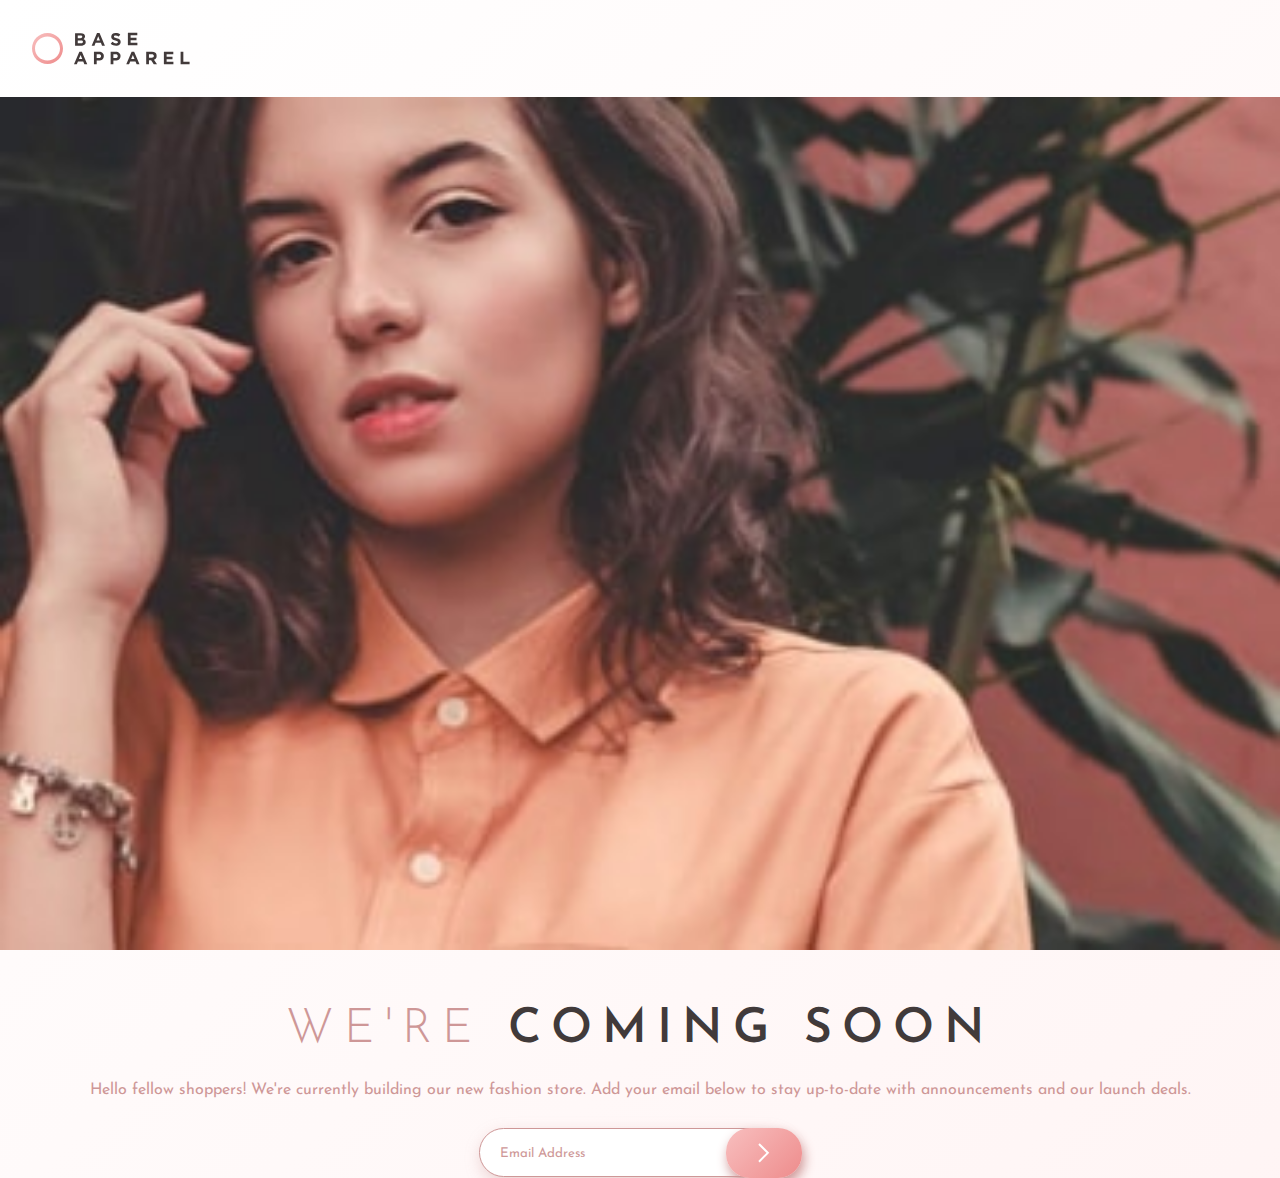
<file: base-apparel-coming-soon-master/index.html>
<!DOCTYPE html>
<html lang="en">
  <head>
    <meta charset="UTF-8" />
    <meta name="viewport" content="width=device-width, initial-scale=1.0" />

    <link
      rel="icon"
      type="image/png"
      sizes="32x32"
      href="./images/favicon-32x32.png"
    />

    <title>Frontend Mentor | Base Apparel coming soon page</title>

    <link rel="stylesheet" href="style.css" />
  </head>
  <body>
    <header>
      <picture class="logo">
        <svg xmlns="http://www.w3.org/2000/svg" width="158" height="33">
          <defs>
            <linearGradient id="a" x1="0%" y1="0%" y2="100%">
              <stop offset="0%" stop-color="#F8BFBF" />
              <stop offset="100%" stop-color="#EE8B8B" />
            </linearGradient>
          </defs>
          <g fill="none" fill-rule="evenodd">
            <path
              fill="#423A3A"
              fill-rule="nonzero"
              d="M53.699 10.2c0 .571-.11 1.071-.33 1.5-.221.428-.537.786-.947 1.071-.411.286-.905.5-1.483.643a7.997 7.997 0 0 1-1.92.215h-5.947V1.126h5.804c1.286 0 2.295.292 3.028.875.732.584 1.098 1.37 1.098 2.358v.036c0 .357-.045.673-.134.946a2.846 2.846 0 0 1-.875 1.322 3.49 3.49 0 0 1-.634.429c.726.274 1.298.646 1.714 1.116.417.47.626 1.122.626 1.956v.035zm-3.43-5.34v-.037c0-.416-.154-.735-.464-.955-.31-.22-.756-.33-1.34-.33h-2.714V6.18h2.536c.607 0 1.09-.104 1.447-.313.357-.208.535-.544.535-1.009zm.697 5v-.036c0-.416-.16-.747-.482-.99-.322-.245-.84-.367-1.554-.367h-3.18v2.75h3.27c.606 0 1.083-.11 1.428-.33.345-.22.518-.563.518-1.027zm21.945 3.769h-2.876l-1.143-2.804h-5.287l-1.143 2.804h-2.804l5.358-12.592h2.536l5.359 12.592zM67.91 8.396L66.249 4.34l-1.661 4.055h3.322zm20.73 1.536c0 .619-.113 1.17-.34 1.652a3.393 3.393 0 0 1-.946 1.214 4.277 4.277 0 0 1-1.447.75 6.281 6.281 0 0 1-1.858.26 8.28 8.28 0 0 1-2.804-.492 7.422 7.422 0 0 1-2.5-1.51L80.37 9.86a8.16 8.16 0 0 0 1.76 1.107c.6.274 1.259.411 1.973.411.572 0 1.015-.104 1.33-.312a.984.984 0 0 0 .474-.867v-.035c0-.179-.033-.337-.098-.474-.066-.137-.19-.265-.375-.384a3.928 3.928 0 0 0-.768-.357 13.29 13.29 0 0 0-1.277-.375 15.566 15.566 0 0 1-1.715-.518 4.83 4.83 0 0 1-1.304-.705 2.853 2.853 0 0 1-.83-1.045c-.197-.417-.295-.935-.295-1.554v-.036c0-.571.107-1.086.322-1.545.214-.458.514-.854.901-1.187a4.06 4.06 0 0 1 1.385-.768A5.564 5.564 0 0 1 83.62.948c.917 0 1.76.137 2.527.41a7.326 7.326 0 0 1 2.117 1.18l-1.43 2.071a9.057 9.057 0 0 0-1.642-.902 4.2 4.2 0 0 0-1.608-.33c-.536 0-.938.104-1.205.312-.268.209-.402.468-.402.777v.036c0 .202.038.378.116.527.077.149.217.283.42.402.202.119.479.232.83.339.351.107.795.232 1.33.375.632.167 1.194.354 1.688.563.495.208.911.458 1.25.75.34.292.596.634.769 1.027.172.393.259.863.259 1.41v.037zm16.76 3.331h-9.52V.761h9.43v2.447h-6.698v2.536h5.894V8.19h-5.894v2.625h6.787v2.447zm-50.148 19h-2.875l-1.143-2.804h-5.287l-1.143 2.804H42l5.358-12.592h2.536l5.358 12.592zm-5-5.233l-1.661-4.054-1.662 4.054h3.323zm21.587-2.911c0 .726-.131 1.363-.393 1.91a3.9 3.9 0 0 1-1.08 1.376c-.459.37-.995.646-1.608.83a6.816 6.816 0 0 1-1.974.277h-2.09v3.751h-2.75V19.761h5.108c.75 0 1.42.104 2.01.312.589.209 1.09.503 1.5.884.41.381.726.837.946 1.367.22.53.33 1.116.33 1.759v.036zm-2.786.053v-.035c0-.62-.2-1.09-.599-1.411-.399-.322-.943-.483-1.634-.483h-2.125v3.822h2.179c.69 0 1.226-.181 1.607-.544.381-.363.572-.813.572-1.349zm19.48-.053c0 .726-.132 1.363-.393 1.91a3.9 3.9 0 0 1-1.081 1.376c-.458.37-.994.646-1.607.83a6.816 6.816 0 0 1-1.974.277h-2.09v3.751h-2.75V19.761h5.108c.75 0 1.42.104 2.01.312.589.209 1.089.503 1.5.884.41.381.726.837.946 1.367.22.53.33 1.116.33 1.759v.036zm-2.787.053v-.035c0-.62-.2-1.09-.598-1.411-.399-.322-.944-.483-1.634-.483h-2.126v3.822h2.18c.69 0 1.226-.181 1.607-.544.38-.363.571-.813.571-1.349zm21.766 8.091h-2.875l-1.143-2.804h-5.287l-1.143 2.804H94.26l5.358-12.592h2.536l5.358 12.592zm-5-5.233l-1.662-4.054-1.66 4.054h3.321zm22.497 5.233h-3.214l-2.68-4h-2.16v4h-2.751V19.761h5.715c1.489 0 2.647.363 3.474 1.09.828.726 1.241 1.738 1.241 3.036v.035c0 1.012-.247 1.837-.74 2.474a4.295 4.295 0 0 1-1.939 1.402l3.054 4.465zm-3.16-8.198v-.036c0-.595-.191-1.041-.572-1.34-.381-.297-.911-.446-1.59-.446h-2.733v3.59h2.787c.678 0 1.2-.16 1.562-.482.364-.321.545-.75.545-1.286zm19.55 8.198h-9.52V19.761h9.431v2.447h-6.698v2.536h5.894v2.447h-5.894v2.625h6.787v2.447zm16.194 0h-8.984V19.761h2.75v10.002h6.234v2.5z"
            />
            <path
              fill="url(#a)"
              d="M15.5 32.088c-8.56 0-15.5-6.94-15.5-15.5 0-8.56 6.94-15.5 15.5-15.5 8.56 0 15.5 6.94 15.5 15.5 0 8.56-6.94 15.5-15.5 15.5zm0-3.5c6.904 0 12.5-5.373 12.5-12s-5.596-12-12.5-12S3 9.961 3 16.588s5.596 12 12.5 12z"
              transform="translate(0 -.088)"
            />
          </g>
        </svg>
      </picture>
    </header>
    <main class="hero">
      <picture class="hero-image">
        <img src="./images/hero-mobile.jpg" alt="" />
      </picture>
      <h1 class="hero-title"><span>We're</span> coming soon</h1>
      <p class="hero-description">
        Hello fellow shoppers! We're currently building our new fashion store.
        Add your email below to stay up-to-date with announcements and our
        launch deals.
      </p>
      <form action="#" method="post">
        <label for="email">Email Address</label>
        <input
          type="text"
          id="email"
          name="email"
          placeholder="Email Address"
        />
        <button type="submit">
          <svg xmlns="http://www.w3.org/2000/svg" width="12" height="20">
            <path
              fill="none"
              stroke="#FFF"
              stroke-width="2"
              d="M1 1l8.836 8.836L1 18.671"
            />
          </svg>
        </button>
      </form>
    </main>
    <script src="./script.js"></script>
  </body>
</html>
</file>
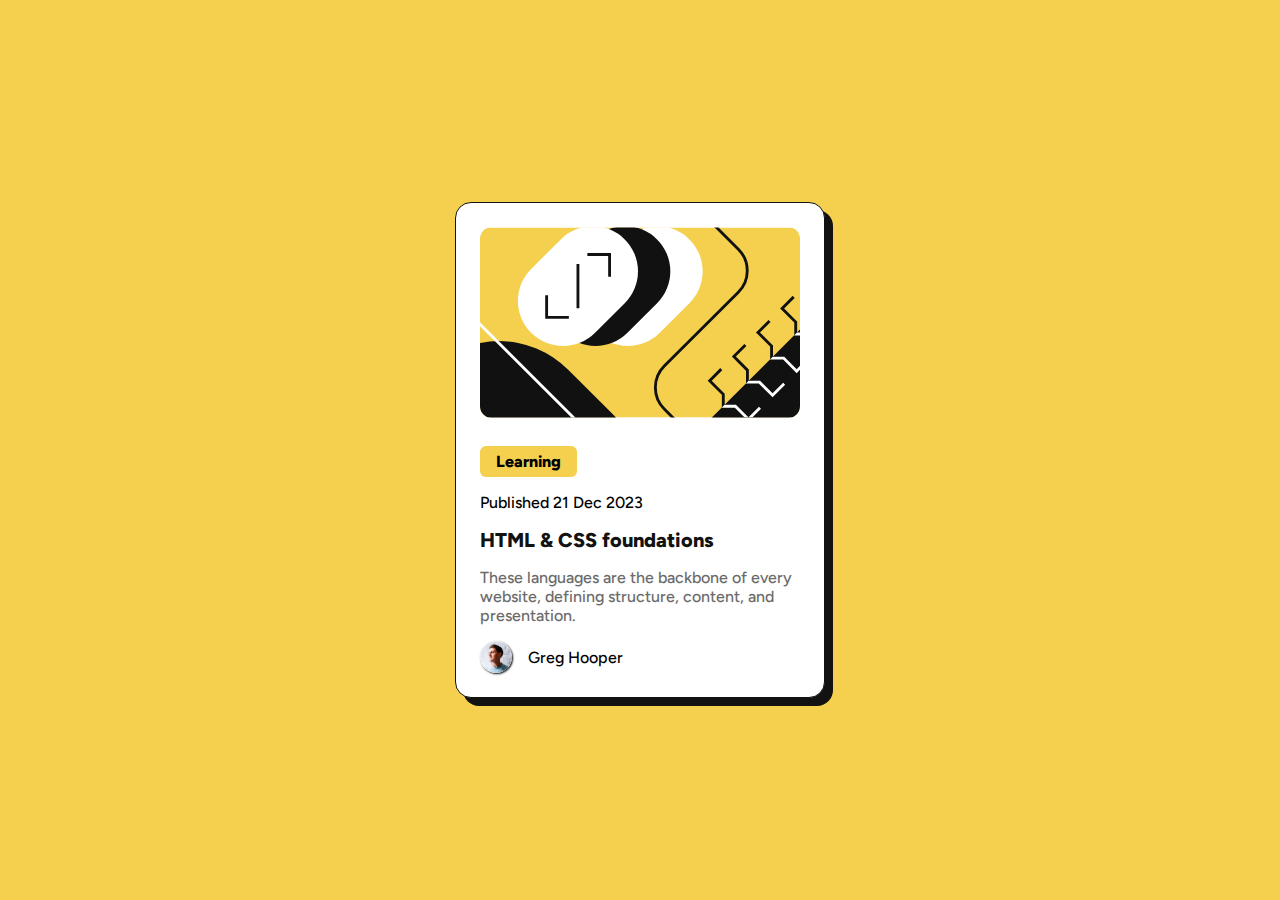
<file: blog-preview-card-main/index.html>
<!DOCTYPE html>
<html lang="en">
  <head>
    <meta charset="UTF-8" />
    <meta name="viewport" content="width=device-width, initial-scale=1.0" />

    <link
      rel="icon"
      type="image/png"
      sizes="32x32"
      href="./assets/images/favicon-32x32.png"
    />

    <title>Frontend Mentor | Blog preview card</title>

    <link rel="stylesheet" href="style.css" />
  </head>
  <body>
    <div class="card-container">
      <img
        class="illustration-article"
        src="./assets/images/illustration-article.svg"
        alt="Article Illustration"
      />
      <span class="tag">Learning</span>
      <p class="publish-date">Published 21 Dec 2023</p>
      <a href="#" class="article-title">HTML & CSS foundations</a>
      <p class="description">
        These languages are the backbone of every website, defining structure,
        content, and presentation.
      </p>
      <div class="author">
        <img
          class="author-avatar"
          src="./assets/images/image-avatar.webp"
          alt="Author avatar"
        />
        <p class="author-name">Greg Hooper</p>
      </div>
    </div>
  </body>
</html>
</file>
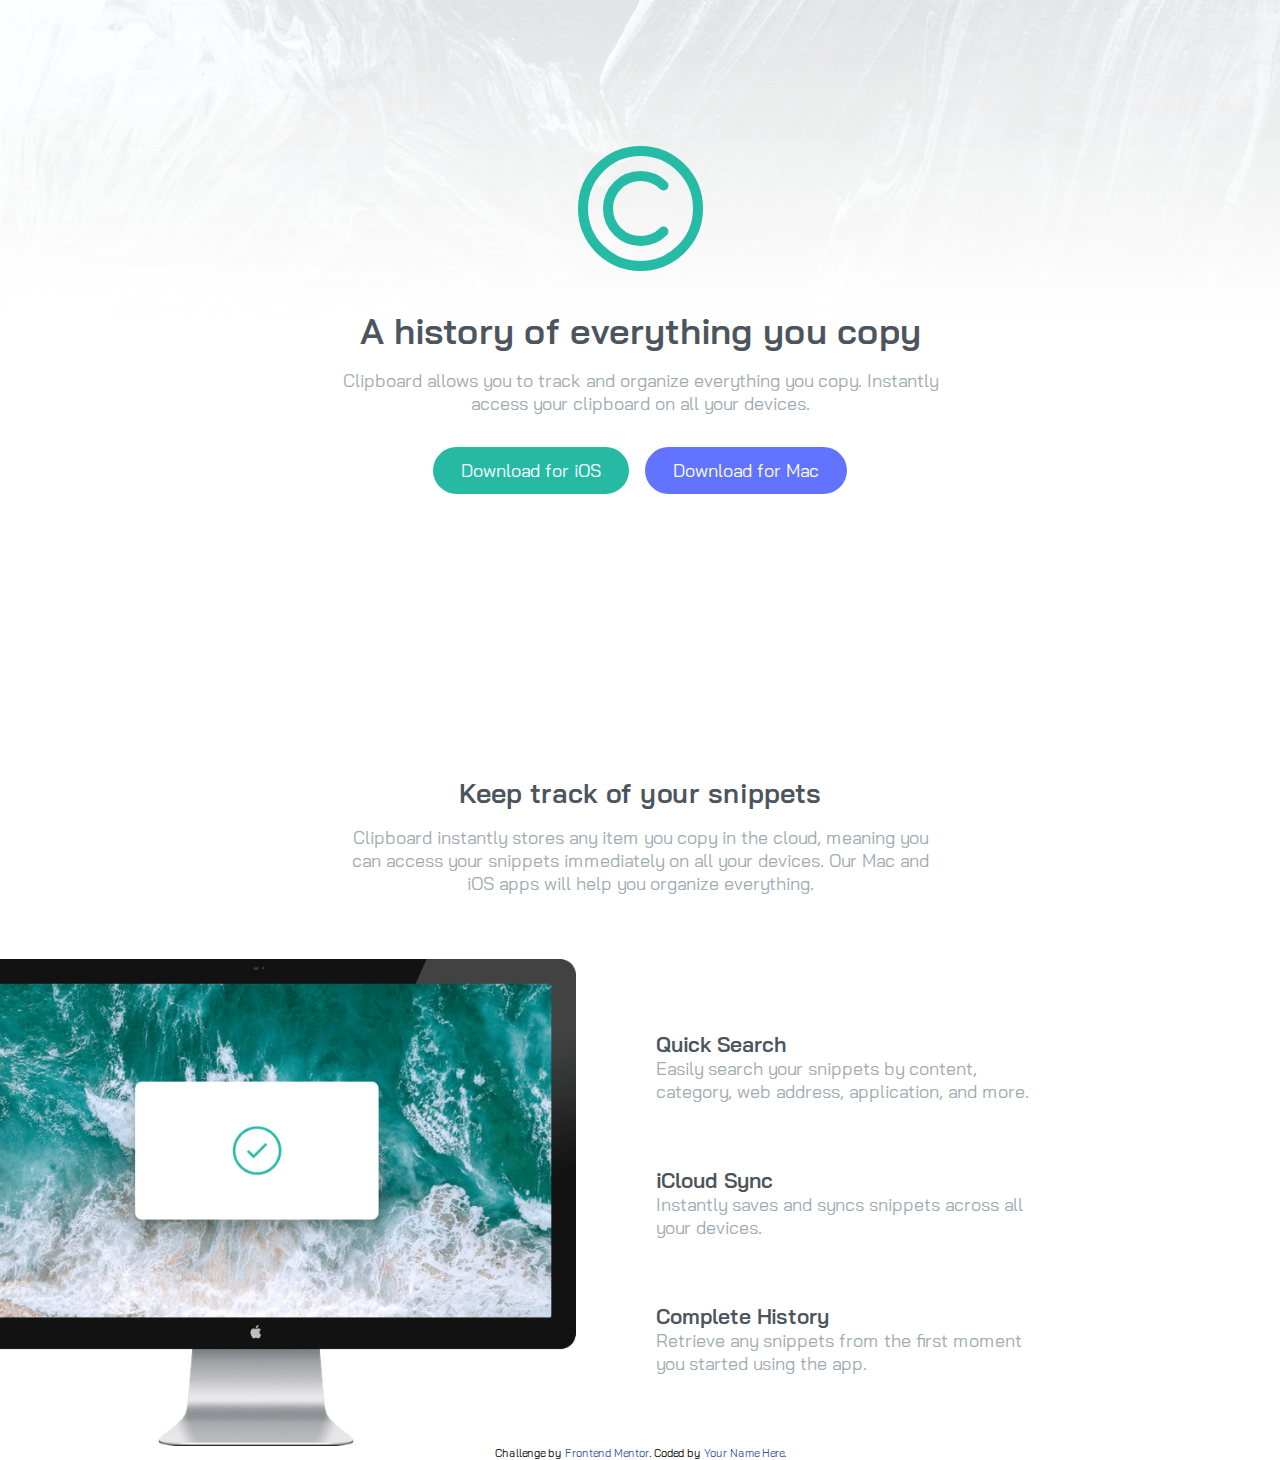
<file: clipboard-landing-page-master/index.html>
<!DOCTYPE html>
<html lang="en">
  <head>
    <meta charset="UTF-8" />
    <meta name="viewport" content="width=device-width, initial-scale=1.0" />
    <!-- displays site properly based on user's device -->

    <link
      rel="icon"
      type="image/png"
      sizes="32x32"
      href="./images/favicon-32x32.png"
    />

    <title>Frontend Mentor | Clipboard landing page</title>

    <link rel="stylesheet" href="style.css" />

    <!-- Feel free to remove these styles or customise in your own stylesheet 👍 -->
    <style>
      .attribution {
        font-size: 11px;
        text-align: center;
      }
      .attribution a {
        color: hsl(228, 45%, 44%);
      }
    </style>
  </head>
  <body>
    <header>
      <img src="./images/bg-header-desktop.png" alt="" />
    </header>
    <main>
      <section class="hero">
        <img class="logo" src="./images/logo.svg" alt="Clipboard Logo" />
        <h1 class="main-heading">A history of everything you copy</h1>
        <p class="description">
          Clipboard allows you to track and organize everything you copy.
          Instantly access your clipboard on all your devices.
        </p>
        <!-- Research for later from the way I see it these two are buttons -->
        <div class="download">
          <a class="ios" href="#">Download for iOS</a>
          <a class="mac" href="#">Download for Mac</a>
        </div>
      </section>
      <section class="services">
        <div class="services-description">
          <h2>Keep track of your snippets</h2>
          <p>
            Clipboard instantly stores any item you copy in the cloud, meaning
            you can access your snippets immediately on all your devices. Our
            Mac and iOS apps will help you organize everything.
          </p>
        </div>
        <div class="services-list">
          <img
            src="./images/image-computer.png"
            alt="Computer image displaying a tick"
          />
          <div class="sercices-cards">
            <div class="service-card">
              <h3>Quick Search</h3>
              <p>
                Easily search your snippets by content, category, web address,
                application, and more.
              </p>
            </div>
            <div class="service-card">
              <h3>iCloud Sync</h3>
              <p>Instantly saves and syncs snippets across all your devices.</p>
            </div>
            <div class="service-card">
              <h3>Complete History</h3>
              <p>
                Retrieve any snippets from the first moment you started using
                the app.
              </p>
            </div>
          </div>
        </div>
      </section>
    </main>
    <!--  
              Access Clipboard
    anywhere Whether you’re on the go, or at your computer, you can access all
    your Clipboard snippets in a few simple clicks. Supercharge your workflow
    We’ve got the tools to boost your productivity. Create blacklists Ensure
    sensitive information never makes its way to your clipboard by excluding
    certain sources. Plain text snippets Remove unwanted formatting from copied
    text for a consistent look. Sneak preview Quick preview of all snippets on
    your Clipboard for easy access. Clipboard for iOS and Mac OS Available for
    free on the App Store. Download for Mac or iOS, sync with iCloud and you’re
    ready to start adding to your clipboard. Download for iOS Download for Mac
    FAQs Contact Us Privacy Policy Press Kit Install Guide -->

    <footer>
      <p class="attribution">
        Challenge by
        <a href="https://www.frontendmentor.io?ref=challenge" target="_blank"
          >Frontend Mentor</a
        >. Coded by <a href="#">Your Name Here</a>.
      </p>
    </footer>
  </body>
</html>
</file>
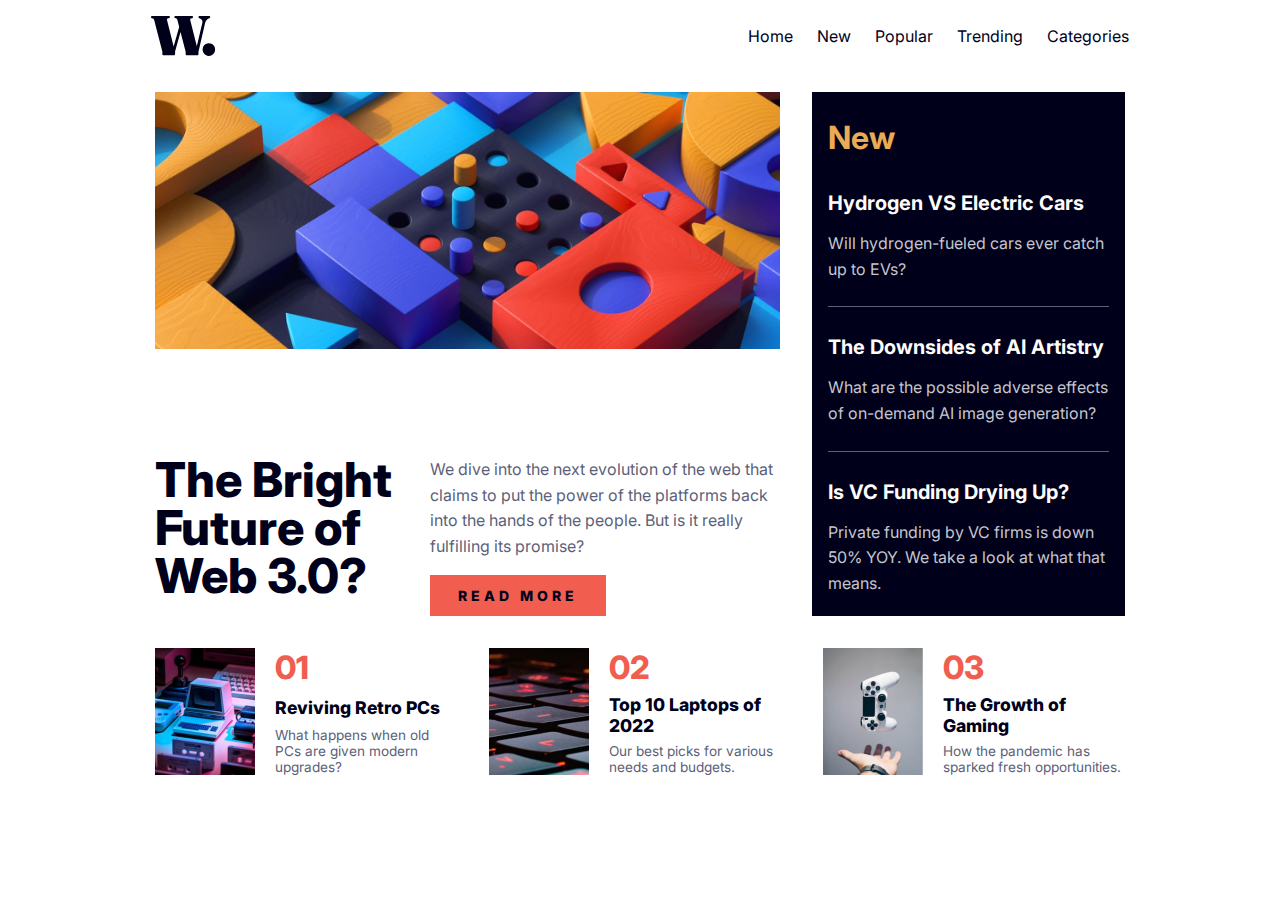
<file: news-homepage-main/index.html>
<!DOCTYPE html>
<html lang="en">
  <head>
    <meta charset="UTF-8" />
    <meta name="viewport" content="width=device-width, initial-scale=1.0" />

    <link
      rel="icon"
      type="image/png"
      sizes="32x32"
      href="./assets/images/favicon-32x32.png"
      article-card-title
    />
    <link rel="stylesheet" href="style.css" />
  </head>
  <body>
    <div class="wrapper">
      <header class="site-header">
        <a href="index.html">
          <img
            class="logo"
            src="./assets/images/logo.svg"
            alt="Return to homepage"
          />
        </a>
        <!-- Add notes here later -->
        <button
          type="button"
          class="menu-toggle"
          aria-label="Open navigation menu"
          aria-expanded="false"
          aria-controls="main-navigation"
        >
          <img src="./assets/images/icon-menu.svg" alt="Open menu icon" />
        </button>
        <nav id="main-navigation" class="nav-menu">
          <button
            type="button"
            class="menu-close"
            aria-label="Close navigation menu"
          >
            <img
              src="./assets/images/icon-menu-close.svg"
              alt="Close menu icon"
            />
          </button>
          <ul role="list" class="nav-links">
            <li><a href="index.html">Home</a></li>
            <li><a href="#">New</a></li>
            <li><a href="#">Popular</a></li>
            <li><a href="#">Trending</a></li>
            <li><a href="#">Categories</a></li>
          </ul>
        </nav>
      </header>
      <!-- Backdrop to fix UX confusion -->
      <div class="nav-backdrop"></div>
      <!-- Main content -->
      <main>
        <section class="hero">
          <figure class="hero-image">
            <picture>
              <source
                media="(min-width: 768px)"
                srcset="./assets/images/image-web-3-desktop.jpg" />
              <img src="./assets/images/image-web-3-mobile.jpg" alt=""
            /></picture>
          </figure>
          <div class="hero-description-container">
            <h1 class="hero-title">The Bright Future of Web 3.0?</h1>
            <div>
              <p class="hero-description">
                We dive into the next evolution of the web that claims to put
                the power of the platforms back into the hands of the people.
                But is it really fulfilling its promise?
              </p>
              <a href="#">Read more</a>
            </div>
          </div>
        </section>
        <section class="news-sidebar">
          <h2>New</h2>
          <article class="news-article">
            <h3>Hydrogen VS Electric Cars</h3>
            <p>Will hydrogen-fueled cars ever catch up to EVs?</p>
          </article>
          <!-- <hr /> Just a thought here better with CSS -->
          <article class="news-article">
            <h3>The Downsides of AI Artistry</h3>
            <p>
              What are the possible adverse effects of on-demand AI image
              generation?
            </p>
          </article>
          <article class="news-article">
            <h3>Is VC Funding Drying Up?</h3>
            <p>
              Private funding by VC firms is down 50% YOY. We take a look at
              what that means.
            </p>
          </article>
        </section>
        <section class="featured-articles">
          <article class="article-card">
            <figure>
              <img src="./assets/images/image-retro-pcs.jpg" alt="" />
            </figure>
            <div class="article-card-content">
              <span class="article-card-number">01</span>
              <span class="article-card-title">Reviving Retro PCs</span>
              <p>What happens when old PCs are given modern upgrades?</p>
            </div>
          </article>
          <article class="article-card">
            <figure>
              <img src="./assets/images/image-top-laptops.jpg" alt="" />
            </figure>
            <div class="article-card-content">
              <span class="article-card-number">02</span>
              <span class="article-card-title">Top 10 Laptops of 2022</span>
              <p>Our best picks for various needs and budgets.</p>
            </div>
          </article>
          <article class="article-card">
            <figure>
              <img src="./assets/images/image-gaming-growth.jpg" alt="" />
            </figure>
            <div class="article-card-content">
              <span class="article-card-number">03</span>
              <span class="article-card-title">The Growth of Gaming</span>
              <p>How the pandemic has sparked fresh opportunities.</p>
            </div>
          </article>
        </section>
      </main>
    </div>
    <script>
      const menuToggle = document.querySelector(".menu-toggle");
      const menuClose = document.querySelector(".menu-close");
      const navMenu = document.querySelector(".nav-menu");
      const backdrop = document.querySelector(".nav-backdrop");

      menuToggle.addEventListener("click", () => {
        navMenu.classList.add("is-open");
        backdrop.classList.add("is-visible");
        menuToggle.setAttribute("aria-expanded", "true");
      });

      menuClose.addEventListener("click", () => {
        navMenu.classList.remove("is-open");
        backdrop.classList.remove("is-visible");
        menuToggle.setAttribute("aria-expanded", "false");
      });

      // Escape key to close navigation menu
      /*
      document.addEventListener("keydown", (event) => {
        if (event.key === "Escape") {
        }
      });
      */
    </script>
  </body>
</html>
</file>
<file: base-apparel-coming-soon-master/style.css>
/* Fonts */
@import url("https://fonts.googleapis.com/css2?family=Josefin+Sans:ital,wght@0,100..700;1,100..700&display=swap");

:root {
  /* Colors */
  /* Primary */
  --c-pink-400: hsl(0, 36%, 70%);
  --c-red-500: hsl(0, 93%, 68%);

  /* Neutral */
  --c-gray-900: hsl(0, 6%, 24%);

  /* How to turn gradient into variables */
  /* Gradients */
  /* --g-linear-1: ; */
  /* --g-linear-2: ; */
  /* - Linear, 135deg, from hsl(0, 0%, 100%), to hsl(0, 100%, 98%) */
  /* - Linear, 135deg, from hsl(0, 80%, 86%), to hsl(0, 74%, 74%) */
}

/* Reset */
* {
  box-sizing: border-box;
  margin: 0;
  padding: 0;
}

img {
  display: block;
}

svg {
  display: block;
}

body {
  font-family: "Josefin Sans", sans-serif;
  font-size: 16px;
  line-height: 1.6;
  color: var(--c-gray-900);
  background: linear-gradient(135deg, hsl(0, 0%, 100%), hsl(0, 100%, 98%));
  min-height: 100vh;
}

/* Style */
header {
  padding: 2rem;
}

.hero {
  display: grid;
  grid-template-columns: 1fr;
  gap: 1.5rem;
}

.hero-image img {
  width: 100%;
  height: auto;
}

.hero-title,
.hero p,
.hero form {
  text-align: center;
}

.hero-title {
  font-size: 3rem;
  line-height: 1;
  font-weight: 600;
  text-transform: uppercase;
  letter-spacing: 10px;
  margin-block-start: 2rem;
}

.hero-title span {
  color: var(--c-pink-400);
  font-weight: 300;
}

.hero-description {
  color: var(--c-pink-400);
  padding-inline: 1.75rem;
}

form {
  display: flex;
  align-items: center;
  justify-content: center;
}

label {
  display: none;
}

input {
  padding: 1rem 7rem 1rem 1.25rem;
  border: 1px solid var(--c-pink-400);
  border-radius: 2rem;
  box-shadow: 2px 6px 16px hsla(0, 36%, 70%, 0.4);
}

input:focus {
  border: 1px solid var(--c-red-500);
}

input::placeholder {
  color: var(--c-pink-400);
  font-family: "Josefin Sans", sans-serif;
  font-size: 1em;
}

button {
  border: none;
  /* color: white; */
  padding: 15px 2rem;
  border-radius: 1.5rem;
  cursor: pointer;
  margin-left: -4rem;
  background: linear-gradient(135deg, hsl(0, 80%, 86%), hsl(0, 74%, 74%));
  box-shadow: 2px 6px 12px var(--c-pink-400);
}

button:hover {
  background: linear-gradient(135deg, hsl(0, 80%, 86%), hsl(0, 80%, 86%));
}
</file>
<file: blog-preview-card-main/style.css>
@import url("https://fonts.googleapis.com/css2?family=Figtree:ital,wght@0,300..900;1,300..900&display=swap");

:root {
  --c-yellow: hsl(47, 88%, 63%);
  --c-white: hsl(0, 0%, 100%);
  --c-gray-500: hsl(0, 0%, 42%);
  --c-gray-950: hsl(0, 0%, 7%);
}

* {
  box-sizing: border-box;
  margin: 0;
  padding: 0;
}

img {
  display: block;
  max-width: 100%;
}

body {
  height: 100vh;
  background-color: var(--c-yellow);
  display: flex;
  justify-content: center;
  align-items: center;
  font-size: 16px;
  font-family: "Figtree", sans-serif;
  font-weight: 500;
}

.card-container {
  width: 370px;
  /* height: 425px; */
  padding: 24px;
  border: 1px solid var(--c-gray-950);
  background-color: var(--c-white);
  border-radius: 16px;
  box-shadow: 8px 8px var(--c-gray-950);
}

.illustration-article {
  border-radius: 12px;
  margin-bottom: 1.75rem;
}

.tag {
  display: inline-block;
  margin-bottom: 1rem;
  background-color: var(--c-yellow);
  padding: 6px 16px;
  border-radius: 6px;
  font-weight: 800;
}

.article-title {
  display: inline-block;
  color: var(--c-gray-950);
  text-decoration: none;
  margin-block: 1rem;
  font-weight: 800;
  font-size: 1.25rem;
}

.article-title:hover {
  color: var(--c-yellow);
}

.description {
  color: var(--c-gray-500);
  margin-bottom: 1rem;
  width: 100%;
}

.author {
  display: flex;
  align-items: center;
  gap: 1rem;
}

.author img {
  width: 32px;
  box-shadow: 1px 1px 2px var(--c-gray-950);
  border-radius: 50%;
}
</file>
<file: clipboard-landing-page-master/style.css>
/* bai-jamjuree-regular - latin */
@font-face {
  font-display: swap; /* Check https://developer.mozilla.org/en-US/docs/Web/CSS/@font-face/font-display for other options. */
  font-family: "Bai Jamjuree";
  font-style: normal;
  font-weight: 400;
  src: url("./fonts/bai-jamjuree-v13-latin-regular.woff2") format("woff2"); /* Chrome 36+, Opera 23+, Firefox 39+, Safari 12+, iOS 10+ */
}
/* bai-jamjuree-600 - latin */
@font-face {
  font-display: swap; /* Check https://developer.mozilla.org/en-US/docs/Web/CSS/@font-face/font-display for other options. */
  font-family: "Bai Jamjuree";
  font-style: normal;
  font-weight: 600;
  src: url("./fonts/bai-jamjuree-v13-latin-600.woff2") format("woff2"); /* Chrome 36+, Opera 23+, Firefox 39+, Safari 12+, iOS 10+ */
}

:root {
  --c-white: hsl(0, 0%, 100%);
  /* Primary */
  --c-green-500: hsl(171, 66%, 44%);
  --c-blue-100: hsl(233, 100%, 69%);
  /* Neutral */
  --c-gray-700: hsl(210, 10%, 33%);
  --c-gray-500: hsl(201, 11%, 66%);
}

* {
  box-sizing: border-box;
  margin: 0;
  padding: 0;
}

body {
  font-family: "Bai Jamjuree", sans-serif;
  font-size: 18px;
}

img {
  display: inline-block;
  max-width: 100%;
}

a {
  text-decoration: none;
}

/* Styling */

header img {
  width: 100%;
}

.hero {
  width: 600px;
  text-align: center;
  height: 70vh;
  margin-top: -181.5px;
  margin-inline: auto;
}

.logo {
  margin-bottom: 2rem;
}

.main-heading {
  margin-bottom: 1rem;
  color: var(--c-gray-700);
}

.description {
  margin-bottom: 2rem;
  color: var(--c-gray-500);
}

.download {
  display: flex;
  gap: 1rem;
  justify-content: center;
}

.ios,
.mac {
  color: var(--c-white);
  background-color: var(--c-green-500);
  padding: 0.75rem 1.75rem;
  border-radius: 1.75rem;
}

.mac {
  background-color: var(--c-blue-100);
}

.services-description {
  text-align: center;
  width: 600px;
  margin-inline: auto;
  margin-bottom: 2rem;
}

.services-description h2 {
  margin-bottom: 1rem;
  color: var(--c-gray-700);
}

.services-description p {
  color: var(--c-gray-500);
  margin-bottom: 4rem;
}

.services-list {
  display: flex;
  align-items: center;
  justify-content: flex-start;
  gap: 5rem;
}

.services-list img {
  margin-left: -5%;
  width: 50%;
}

.sercices-cards {
  display: flex;
  flex-direction: column;
  width: 30%;
  min-height: 100%;
  gap: 4rem;
}

.service-card h3 {
  color: var(--c-gray-700);
}

.service-card p {
  color: var(--c-gray-500);
}
</file>
<file: news-homepage-main/style.css>
/* Fonts */
@import url("https://fonts.googleapis.com/css2?family=Inter:ital,opsz,wght@0,14..32,100..900;1,14..32,100..900&display=swap");

:root {
  /* Colors */
  /* Primary */
  --c-soft-orange: hsl(35, 77%, 62%);
  --c-soft-red: hsl(5, 85%, 63%);
  /* Neutral */
  --c-off-white: hsl(36, 100%, 99%);
  --c-grayish-blue: hsl(233, 8%, 79%);
  --c-dark-grayish-blue: hsl(236, 13%, 42%);
  --c-very-dark-blue: hsl(240, 100%, 5%);
}

/* Reset */
*,
*::before,
*::after {
  box-sizing: border-box;
}

* {
  margin: 0;
  padding: 0;
}

img {
  max-width: 100%;
  display: block;
  height: auto; /* Not sure about this */
}

ul[role="list"],
ol[role="list"] {
  list-style: none;
}

a {
  text-decoration: none;
  color: inherit; /* Not sure about this */
}

button {
  border: none;
  /* Check best practices for reset here */
  background-color: transparent;
}

body {
  font-size: 15px;
  font-family: "Inter", sans-serif;
  overflow-x: hidden;
}

/* Styling [Mobile First] */
/* Remember this give it class so we can style safely? */
.site-header {
  display: flex;
  justify-content: space-between;
  align-items: center;
  padding: 1rem; /* Best practice is to keep consistent spacing */
}

/* Taking nav out of normal flow */
.nav-menu {
  position: fixed;
  top: 0;
  right: 0;
  width: 70%;
  max-width: 300px;
  height: 100vh;
  background-color: white;
  transform: translateX(100%);
  transition: transform 0.3s ease;
  padding: 1.5rem;
  box-shadow: -10px 0 30px hsla(0, 0%, 0%, 0.15);
  border-left: 1px solid hsla(0, 0%, 0%, 0.05);
}

/* Hiding close icon */
.menu-toggle,
.menu-close {
  cursor: pointer;
}

.menu-close {
  display: none;
}

.nav-menu.is-open {
  transform: translateX(0);
  /* display: flex; */
  /* flex-direction: column; */
  /* gap: 6rem; */
}

.menu-close {
  display: block;
  margin-left: auto;
  margin-bottom: 6rem;
  /* justify-items: flex-end; */
}

.nav-links {
  display: flex;
  flex-direction: column;
  gap: 1.5rem;
}

.nav-links a {
  text-decoration: none;
  font-size: 1.5rem;
  /* font-weight: 700; */
  color: var(--c-very-dark-blue);
}

.nav-links a:hover {
  color: var(--c-soft-orange);
  transition: color 0.3s ease;
}

/* Backdrop style */
.nav-backdrop {
  position: fixed;
  inset: 0;
  background: hsla(0, 0%, 0%, 0.5);
  opacity: 0;
  pointer-events: none;
  transition: opacity 0.3s ease;
}

.nav-backdrop.is-visible {
  opacity: 1;
  pointer-events: auto;
  z-index: -1;
}

.logo {
  width: 40px;
}

/* Main style */
/* Hero */
main {
  display: flex;
  flex-direction: column;
  gap: 3rem;
  padding: 1.25rem;
}

.hero {
  display: flex;
  flex-direction: column;
  gap: 1.25rem;
}

.hero-title {
  font-size: 3rem;
  font-weight: 800;
  line-height: 1;
  color: var(--c-very-dark-blue);
  margin-block-end: 1rem;
}

.hero-description {
  font-size: 1rem;
  line-height: 1.6;
  color: var(--c-dark-grayish-blue);
}

.hero a {
  align-self: flex-start;
  font-size: 14px;
  text-transform: uppercase;
  font-weight: 800;
  letter-spacing: 4px;
  background-color: var(--c-soft-red);
  padding: 0.75rem 1.75rem;
  color: var(--c-very-dark-blue);
  cursor: pointer;
  display: inline-block;
  margin-block-start: 1rem;
}

.hero a:hover {
  color: var(--c-off-white);
  background-color: var(--c-very-dark-blue);
  transition: background-color 0.3s ease;
}

/* News */
.news-sidebar {
  background-color: var(--c-very-dark-blue);
  color: var(--c-off-white);
  padding: 1.25rem 1rem;
  display: flex;
  flex-direction: column;
  gap: 1.5rem;
  line-height: 1.6;
}

.news-sidebar h2 {
  font-size: 2rem;
  color: var(--c-soft-orange);
}

.news-article:not(:last-of-type) {
  border-bottom: 0.5px solid var(--c-dark-grayish-blue);
  padding-bottom: 1.5rem;
}

.news-article h3 {
  font-size: 1.25rem;
  margin-bottom: 12px;
}

.news-article p {
  font-size: 1rem;
  color: var(--c-grayish-blue);
}

.featured-articles {
  display: grid;
  grid-template-columns: 1fr;
  gap: 2rem;
}

.article-card {
  display: flex;
  gap: 1.25rem;
}

.article-card figure {
  max-width: 100px;
  flex-shrink: 0;
}

.article-card figure img {
  width: 100%;
  height: 100%;
}

.article-card-content {
  display: flex;
  flex-direction: column;
  justify-content: space-between;
}

.article-card-number {
  font-size: 2rem;
  font-weight: 800;
  color: var(--c-soft-red);
}

.article-card-title {
  font-size: 1.25rem;
  font-weight: 800;
  color: var(--c-very-dark-blue);
}

.article-card-content p {
  font-size: 1rem;
  color: var(--c-dark-grayish-blue);
}

/* Tablet - 768px */
@media (min-width: 768px) {
  .wrapper {
    max-width: 750px;
    margin-inline: auto;
  }
}

/* Desktop - 1024px */
@media (min-width: 1024px) {
  .wrapper {
    max-width: 1010px;
    margin-inline: auto;
  }

  .logo {
    width: auto;
  }

  main {
    display: grid;
    grid-template-columns: 2fr 1fr;
    grid-template-rows: auto auto;
    gap: 2rem;
  }

  .menu-toggle,
  .menu-close {
    display: none;
  }

  .nav-menu {
    position: static;
    transform: none;
    width: auto;
    max-width: none;
    height: auto;
    padding: 0;
    box-shadow: none;
    border: none;
  }

  .nav-links {
    flex-direction: row;
  }

  .nav-links a {
    font-size: 1rem;
  }

  .hero-image {
    flex-grow: 2;
    /* object-fit: contain; */
    /* background-image: url("./assets/images/image-web-3-desktop.jpg"); */
  }

  .hero-description-container {
    display: flex;
    align-items: flex-end;
    gap: 2rem;
    flex-grow: 1;
  }

  .hero-description {
    width: 35ch;
  }

  .featured-articles {
    grid-template-columns: repeat(3, 1fr);
    grid-column: 1 / -1;
  }
  .article-card-title {
    font-size: 1.1rem;
  }
  .article-card-content p {
    font-size: 0.85rem;
  }
}

/* Desktop - 1440px */
@media (min-width: 1440px) {
  .wrapper {
    max-width: 1200px;
  }
}
</file>
